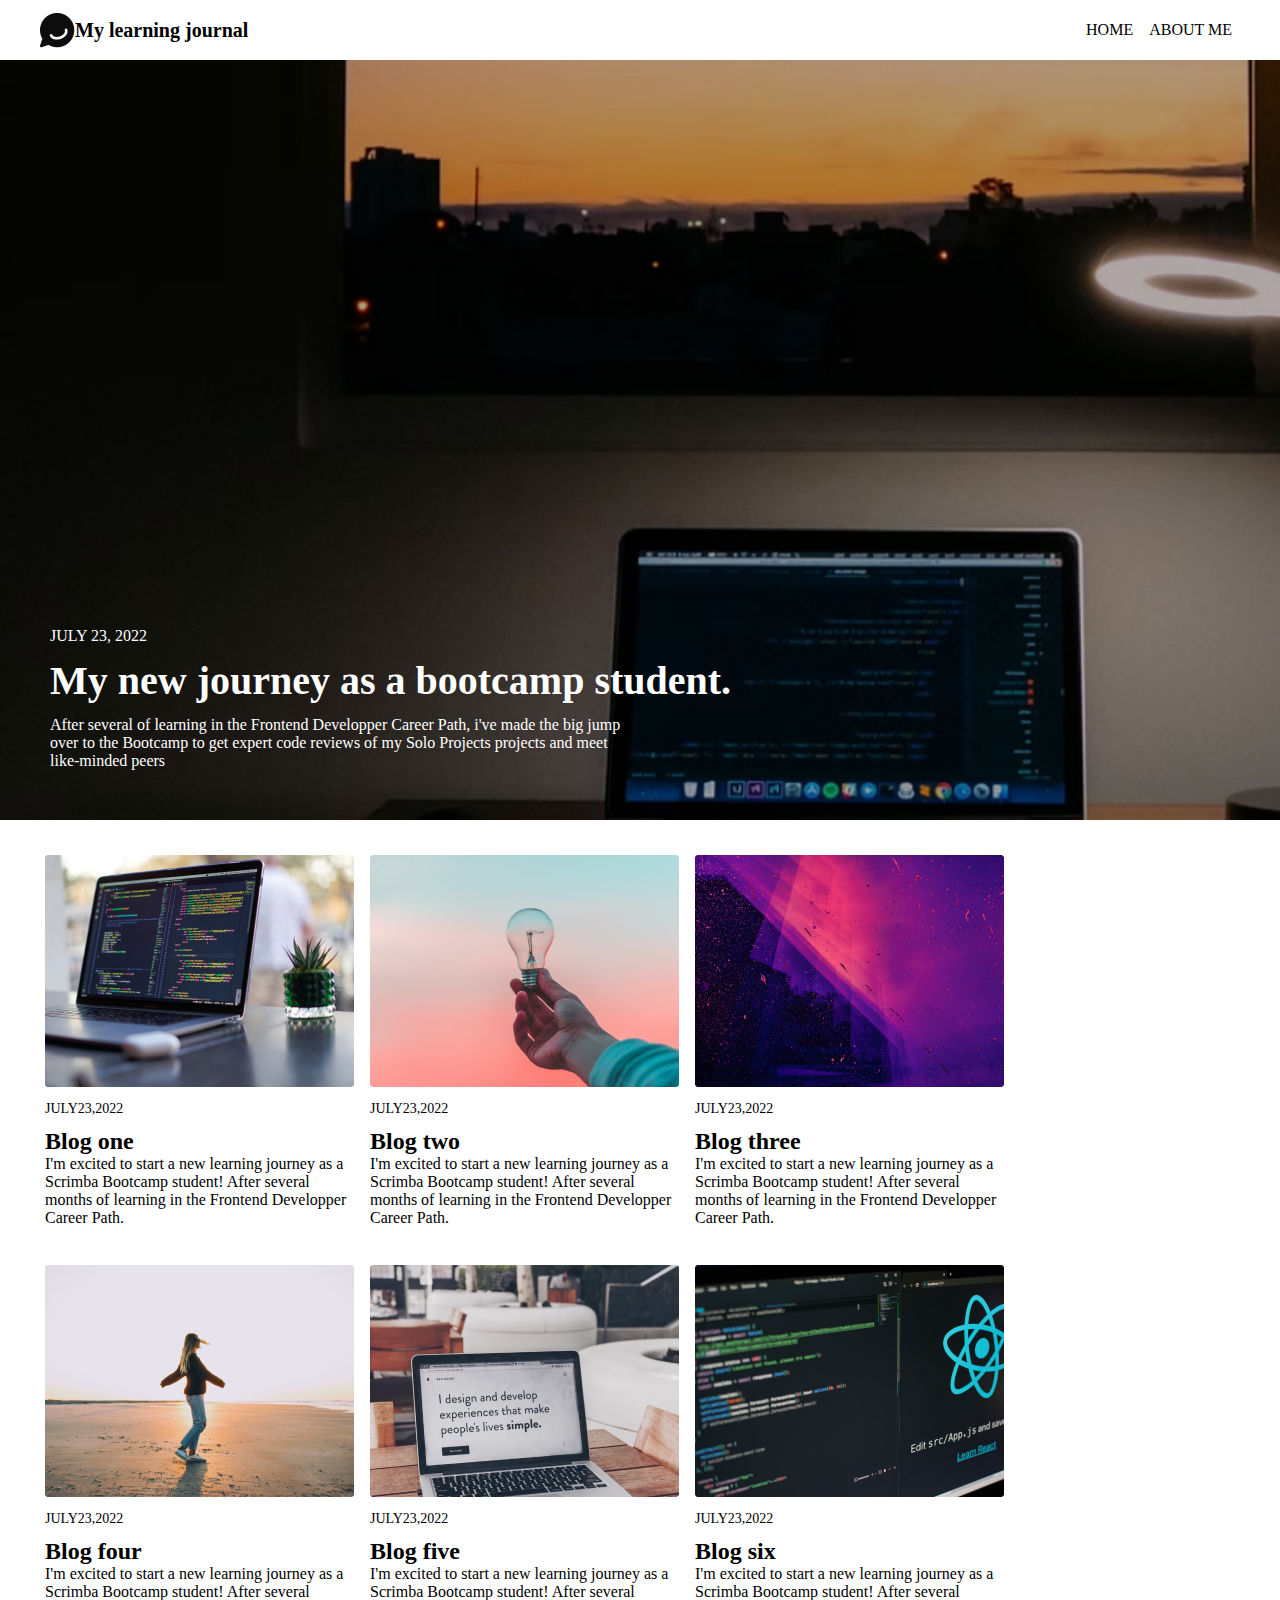
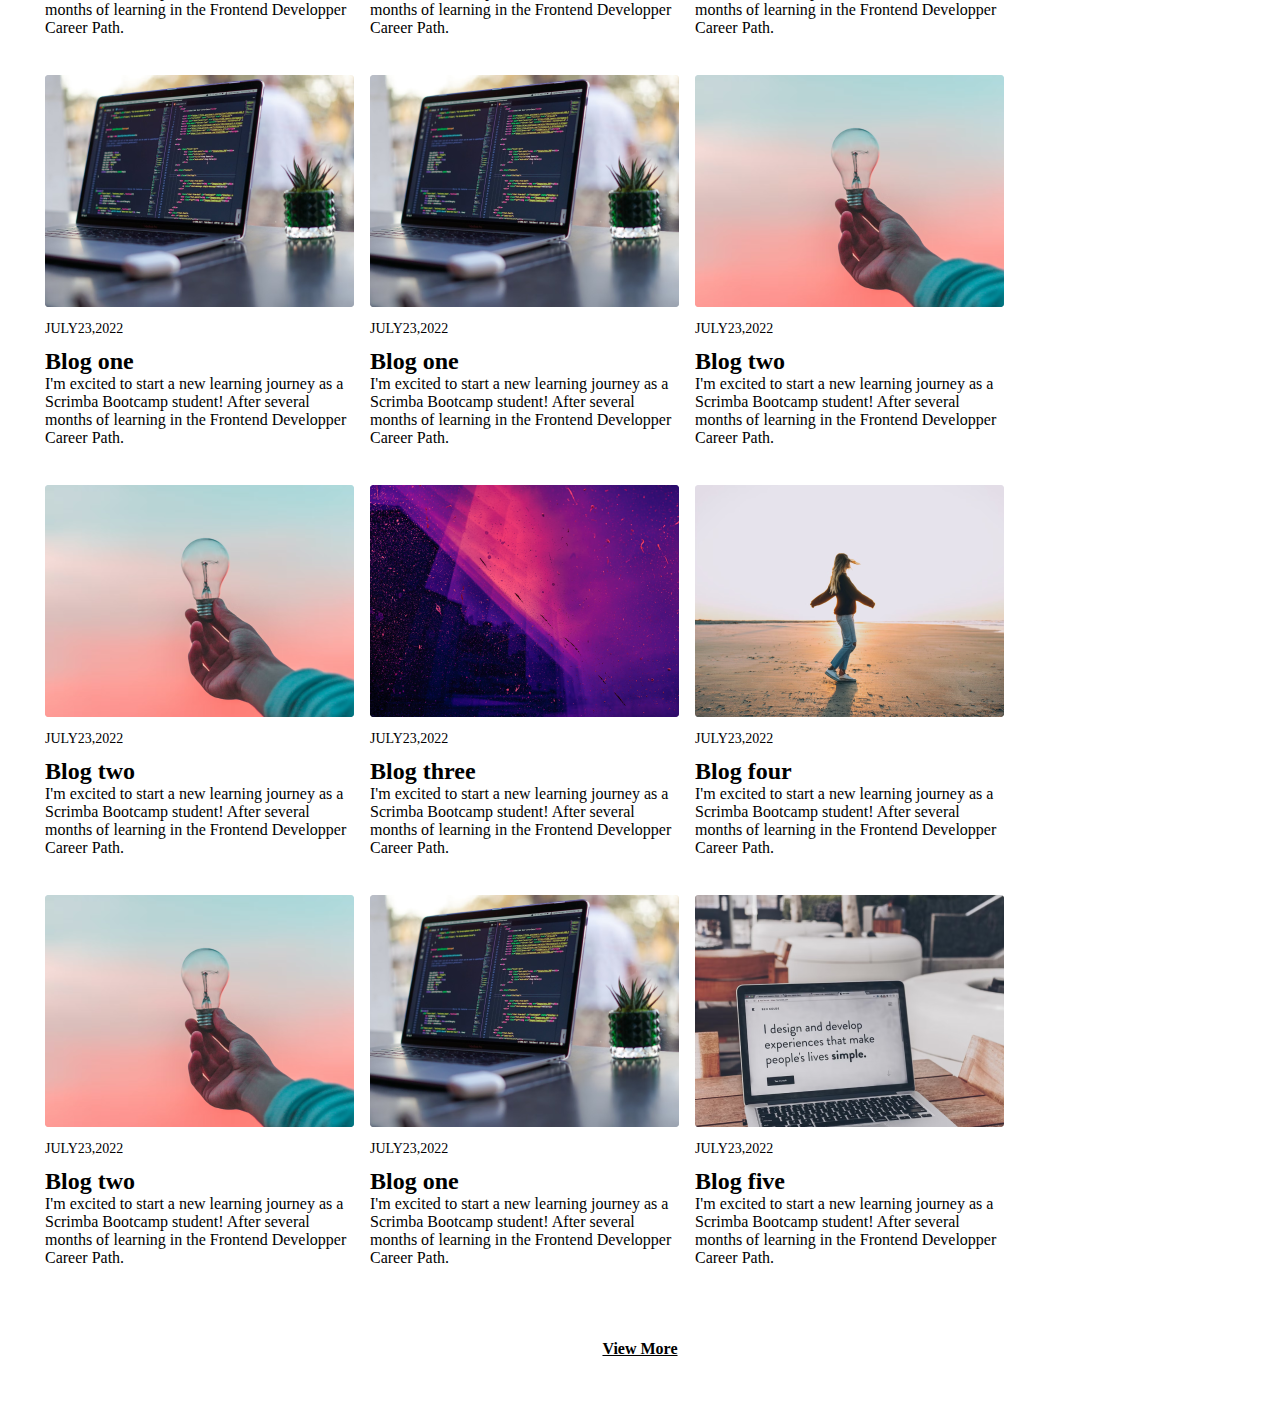
<file: index.html>
<!DOCTYPE html>
<html lang="en">
  <head>
    <meta charset="UTF-8" />
    <meta http-equiv="X-UA-Compatible" content="IE=edge" />
    <meta name="viewport" content="width=device-width, initial-scale=1.0" />
    <link rel="stylesheet" href="style.css" />
    <title>Document</title>
  </head>
  <body>
    <header>
      <div class="logo">
        <img src="images/whatsupp.png" alt="" />
        <h1 class="header--title">My learning journal</h1>
      </div>

      <nav class="navbar">
        <li>HOME</li>
        <li>ABOUT ME</li>
      </nav>
    </header>

    <section class="section1">
      <div class="date">JULY 23, 2022</div>
      <h1 class="section1-title">My new journey as a bootcamp student.</h1>
      <p class="paragraph">
        After several of learning in the Frontend Developper Career Path, i've
        made the big jump over to the Bootcamp to get expert code reviews of my
        Solo Projects projects and meet like-minded peers
      </p>
    </section>

    <main>
      <section class="section2">
        <div class="card">
          <img src="images/blog-image-06.png" alt="" />
          <div>JULY23,2022</div>
          <h1>Blog one</h1>
          <p>
            I'm excited to start a new learning journey as a Scrimba Bootcamp
            student! After several months of learning in the Frontend Developper
            Career Path.
          </p>
        </div>

        <div class="card">
          <img src="images/blog-image-04.png" alt="" />
          <div>JULY23,2022</div>
          <h1>Blog two</h1>
          <p>
            I'm excited to start a new learning journey as a Scrimba Bootcamp
            student! After several months of learning in the Frontend Developper
            Career Path.
          </p>
        </div>

        <div class="card">
          <img src="images/blog-image-05.png" alt="" />
          <div>JULY23,2022</div>
          <h1>Blog three</h1>
          <p>
            I'm excited to start a new learning journey as a Scrimba Bootcamp
            student! After several months of learning in the Frontend Developper
            Career Path.
          </p>
        </div>

        <div class="card">
          <img src="images/blog-image-03.png" alt="" />
          <div>JULY23,2022</div>
          <h1>Blog four</h1>
          <p>
            I'm excited to start a new learning journey as a Scrimba Bootcamp
            student! After several months of learning in the Frontend Developper
            Career Path.
          </p>
        </div>

        <div class="card">
          <img src="images/blog-image-02.png" alt="" />
          <div>JULY23,2022</div>
          <h1>Blog five</h1>
          <p>
            I'm excited to start a new learning journey as a Scrimba Bootcamp
            student! After several months of learning in the Frontend Developper
            Career Path.
          </p>
        </div>

        <div class="card">
          <img src="images/blog-image-01.png" alt="" />
          <div>JULY23,2022</div>
          <h1>Blog six</h1>
          <p>
            I'm excited to start a new learning journey as a Scrimba Bootcamp
            student! After several months of learning in the Frontend Developper
            Career Path.
          </p>
        </div>

        <div class="card">
          <img src="images/blog-image-06.png" alt="" />
          <div>JULY23,2022</div>
          <h1>Blog one</h1>
          <p>
            I'm excited to start a new learning journey as a Scrimba Bootcamp
            student! After several months of learning in the Frontend Developper
            Career Path.
          </p>
        </div>

        <div class="card">
          <img src="images/blog-image-06.png" alt="" />
          <div>JULY23,2022</div>
          <h1>Blog one</h1>
          <p>
            I'm excited to start a new learning journey as a Scrimba Bootcamp
            student! After several months of learning in the Frontend Developper
            Career Path.
          </p>
        </div>

        <div class="card">
          <img src="images/blog-image-04.png" alt="" />
          <div>JULY23,2022</div>
          <h1>Blog two</h1>
          <p>
            I'm excited to start a new learning journey as a Scrimba Bootcamp
            student! After several months of learning in the Frontend Developper
            Career Path.
          </p>
        </div>

        <div class="card">
          <img src="images/blog-image-04.png" alt="" />
          <div>JULY23,2022</div>
          <h1>Blog two</h1>
          <p>
            I'm excited to start a new learning journey as a Scrimba Bootcamp
            student! After several months of learning in the Frontend Developper
            Career Path.
          </p>
        </div>

        <div class="card">
          <img src="images/blog-image-05.png" alt="" />
          <div>JULY23,2022</div>
          <h1>Blog three</h1>
          <p>
            I'm excited to start a new learning journey as a Scrimba Bootcamp
            student! After several months of learning in the Frontend Developper
            Career Path.
          </p>
        </div>

        <div class="card">
          <img src="images/blog-image-03.png" alt="" />
          <div>JULY23,2022</div>
          <h1>Blog four</h1>
          <p>
            I'm excited to start a new learning journey as a Scrimba Bootcamp
            student! After several months of learning in the Frontend Developper
            Career Path.
          </p>
        </div>

        <div class="card">
          <img src="images/blog-image-04.png" alt="" />
          <div>JULY23,2022</div>
          <h1>Blog two</h1>
          <p>
            I'm excited to start a new learning journey as a Scrimba Bootcamp
            student! After several months of learning in the Frontend Developper
            Career Path.
          </p>
        </div>

        <div class="card">
          <img src="images/blog-image-06.png" alt="" />
          <div>JULY23,2022</div>
          <h1>Blog one</h1>
          <p>
            I'm excited to start a new learning journey as a Scrimba Bootcamp
            student! After several months of learning in the Frontend Developper
            Career Path.
          </p>
        </div>

        <div class="card">
          <img src="images/blog-image-02.png" alt="" />
          <div>JULY23,2022</div>
          <h1>Blog five</h1>
          <p>
            I'm excited to start a new learning journey as a Scrimba Bootcamp
            student! After several months of learning in the Frontend Developper
            Career Path.
          </p>
        </div>
      </section>
    </main>

    <div class="view">View More</div>
  </body>
</html>
</file>
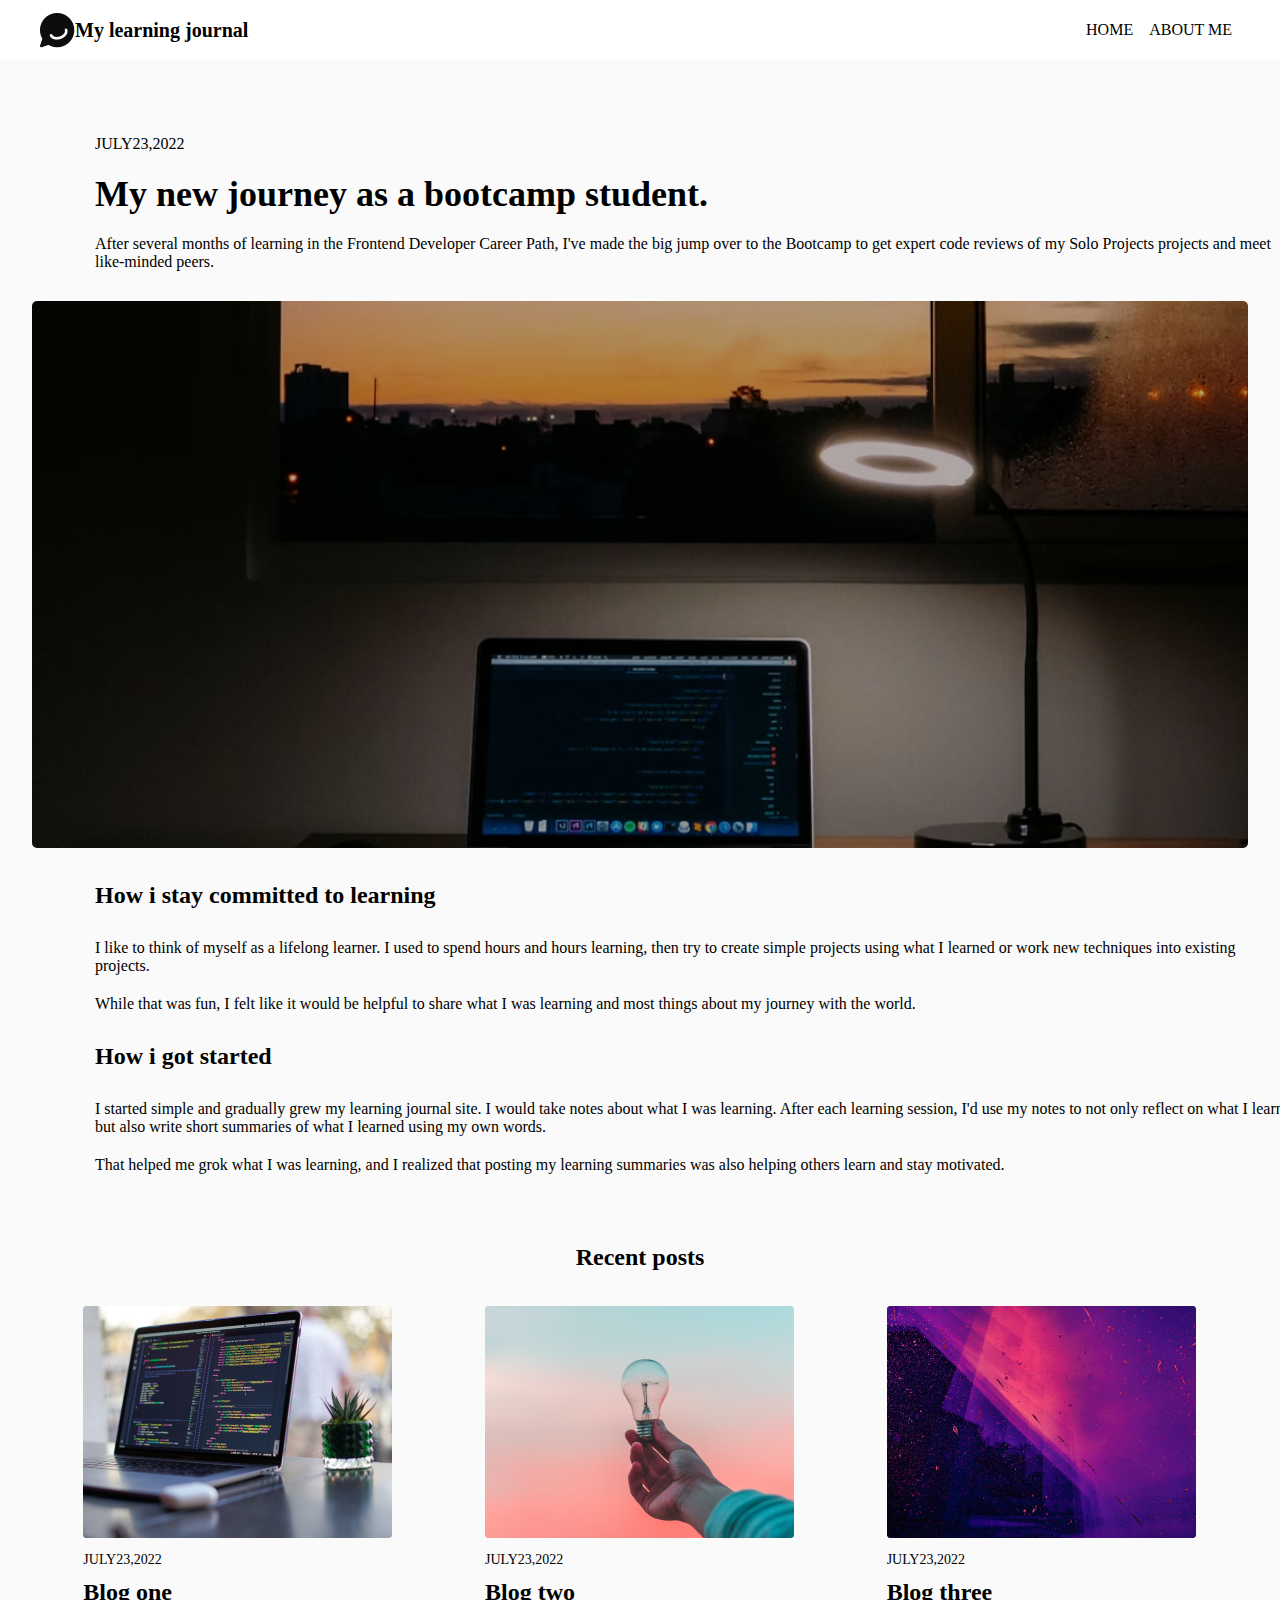
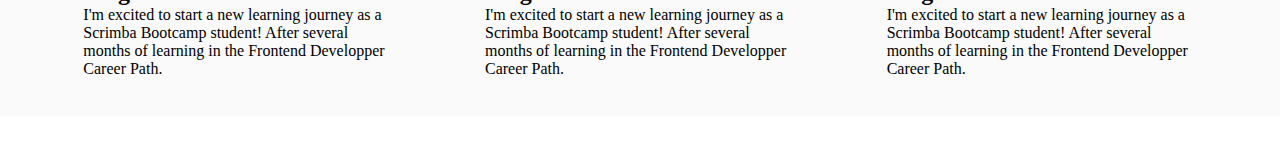
<file: about.html>
<!DOCTYPE html>
<html lang="en">
  <head>
    <meta charset="UTF-8" />
    <meta http-equiv="X-UA-Compatible" content="IE=edge" />
    <meta name="viewport" content="width=device-width, initial-scale=1.0" />
    <link rel="stylesheet" href="about.css" />
    <title>Document</title>
  </head>
  <body>
    <header>
      <div class="logo">
        <img src="images/whatsupp.png" alt="" />
        <h1 class="header--title">My learning journal</h1>
      </div>

      <nav class="navbar">
        <li>HOME</li>
        <li>ABOUT ME</li>
      </nav>
    </header>

    <main class="main-about">
      <section class="section1">
        <div class="date">JULY23,2022</div>

        <h1 class="title">My new journey as a bootcamp student.</h1>

        <p class="paraph">
          After several months of learning in the Frontend Developer Career
          Path, I've made the big jump over to the Bootcamp to get expert code
          reviews of my Solo Projects projects and meet like-minded peers.
        </p>
      </section>

      <div class="container-img">
        <img src="images/blog-image-hero.png" alt="" />
      </div>

      <section class="container-paraphs"> 

      <h1 class="paraph-title">How i stay committed to learning</h1>

      <p class="paraph1">
        I like to think of myself as a lifelong learner. I used to spend hours
        and hours learning, then try to create simple projects using what I
        learned or work new techniques into existing projects.
      </p>

      <p>
        While that was fun, I felt like it would be helpful to share what I was
        learning and most things about my journey with the world.
      </p>

      <h1 class="paraph-title">How i got started</h1>

      <p class="paraph2"> 
        I started simple and gradually grew my learning journal site. I would
        take notes about what I was learning. After each learning session, I'd
        use my notes to not only reflect on what I learned but also write short
        summaries of what I learned using my own words.
      </p>

      <p>
        That helped me grok what I was learning, and I realized that posting my
        learning summaries was also helping others learn and stay motivated.
      </p>

    </section>

      <h1 class="posts">Recent posts</h1>

      <section class="section2">
        <div class="card">
          <img src="images/blog-image-06.png" alt="" />
          <div>JULY23,2022</div>
          <h1>Blog one</h1>
          <p>
            I'm excited to start a new learning journey as a Scrimba Bootcamp
            student! After several months of learning in the Frontend Developper
            Career Path.
          </p>
        </div>

        <div class="card">
          <img src="images/blog-image-04.png" alt="" />
          <div>JULY23,2022</div>
          <h1>Blog two</h1>
          <p>
            I'm excited to start a new learning journey as a Scrimba Bootcamp
            student! After several months of learning in the Frontend Developper
            Career Path.
          </p>
        </div>

        <div class="card">
          <img src="images/blog-image-05.png" alt="" />
          <div>JULY23,2022</div>
          <h1>Blog three</h1>
          <p>
            I'm excited to start a new learning journey as a Scrimba Bootcamp
            student! After several months of learning in the Frontend Developper
            Career Path.
          </p>
        </div>
      </section>
    </main>
  </body>
</html>
</file>
<file: style.css>
* {
  margin: 0;
  padding: 0;
  box-sizing: border-box;
}

header {
  display: flex;
  justify-content: space-between;
  align-items: center;
  height: 60px;
}

.logo {
  display: flex;
  align-items: center;
  margin-left: 2.5em;
}

.header--title {
  font-size: 1.25rem;
}

.navbar {
  display: flex;
  align-items: center;
  margin-right: 2.5em;
}

.navbar li {
  list-style: none;
  margin: 0.5em;
  font-size: 1rem;
  font-weight: 540;
}

.section1 {
  background-image: url(images/blog-image-hero.png);
  background-size: cover;
  background-position: left;
  height: 760px;
  width: 100%;
  color: white;
  display: flex;
  justify-content: flex-end;
  flex-direction: column;
  padding-bottom: 50px;
  padding-left: 50px;
}

.section1-title {
  font-size: 2.5rem;
  margin-bottom: 0.3em;
  margin-top: 0.3em;
}

.date {
  font-size: 1rem;
}

.paragraph {
  font-size: 1rem;
  width: 578px;
}

main {
    width: 100%;
    display: flex;
    flex-direction: column;
    justify-content: center;
    align-items: center;
}

.section2 {
    margin: 2.1875em 1.875em;
    margin-left: 2.8125em;
    display: flex;
    flex-wrap: wrap;
    max-width: 1630px;
}

.card {
    margin-bottom: 2.375em;
    margin-right: 0.625em;
}

.card  img{
  margin-bottom: 0.625em;
}

.card div {
    margin-bottom: 0.7857em;
    font-size: 0.875rem;
}

.card h1 {
    font-size: 1.5rem;
}

.card p {
    font-size: 1rem;
    width: 315px;
}

.view {
    text-align: center;
    font-size: 1rem;
    font-weight: bold;
    text-decoration: underline;
    margin-bottom: 60px;
}
</file>
<file: about.css>
* {
  margin: 0;
  padding: 0;
  box-sizing: border-box;
}

header {
  display: flex;
  justify-content: space-between;
  align-items: center;
  height: 60px;
}

.logo {
  display: flex;
  align-items: center;
  margin-left: 2.5em;
}

.header--title {
  font-size: 1.25rem;
}
.navbar {
  display: flex;
  align-items: center;
  margin-right: 2.5em;
}

.navbar li {
  list-style: none;
  margin: 0.5em;
  font-size: 1rem;
  font-weight: 540;
}

main {
    background-color: #fafafa;
    padding-top: 4.6875em;
    width: 100%;
}

.section1 {
    text-align: left;
    margin-left: 5.9375em;
}

.date {
    font-size: 1rem;
    margin-bottom: 1.25em;
}

.title {
    font-size: 2.25rem;
    margin-bottom: 0.5555em;
}

.paraph {
    margin-bottom: 1.875em;
}

.container-img {
  width: 100%;
  text-align: center;
}

.container-img img {
    width: 95%;
    border-radius: 5px;
}

.container-paraphs {
    text-align: left;
    margin-left: 5.9375em;
    margin-top: 1.875em;
}

.paraph-title {
    font-size: 1.5rem;
    margin-bottom: 1.25em;
    margin-top: 1.25em;
}

.paraph1 {
    margin-bottom: 1.25em;  
}

.paraph2 {
    margin-bottom: 1.25em;  
    width: 1210px; 
}

.posts {
    text-align: center;
    margin-top: 2.91666em;
    font-size: 1.5rem;
    margin-bottom: 1.25em;
}


.section2 {
    margin: 2.1875em 1.875em;
    margin-left: 2.8125em;
    display: flex;
    justify-content: space-around;
    max-width: 1630px;
}

.card {
    margin-bottom: 2.375em;
    margin-right: 0.625em;
}

.card  img{
  margin-bottom: 0.625em;
}

.card div {
    margin-bottom: 0.7857em;
    font-size: 0.875rem;
}

.card h1 {
    font-size: 1.5rem;
}

.card p {
    font-size: 1rem;
    width: 315px;
}
</file>
